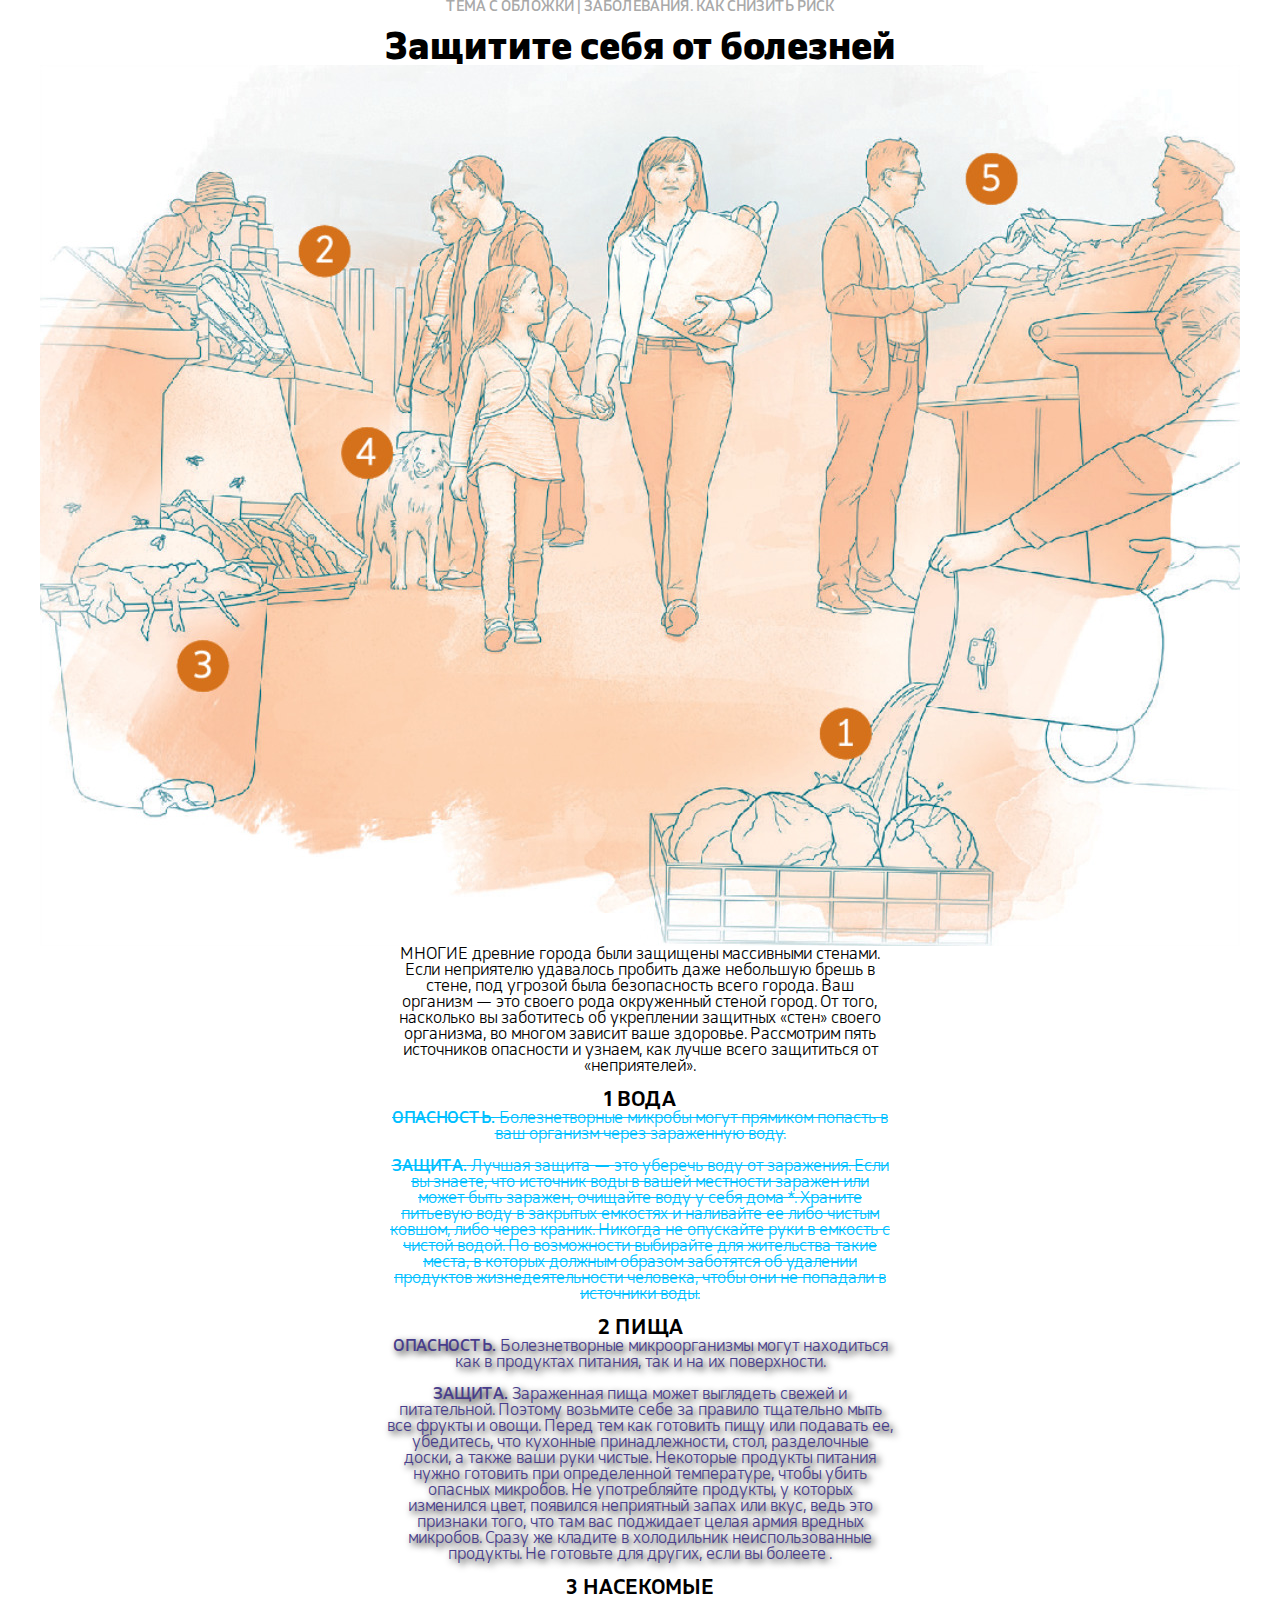
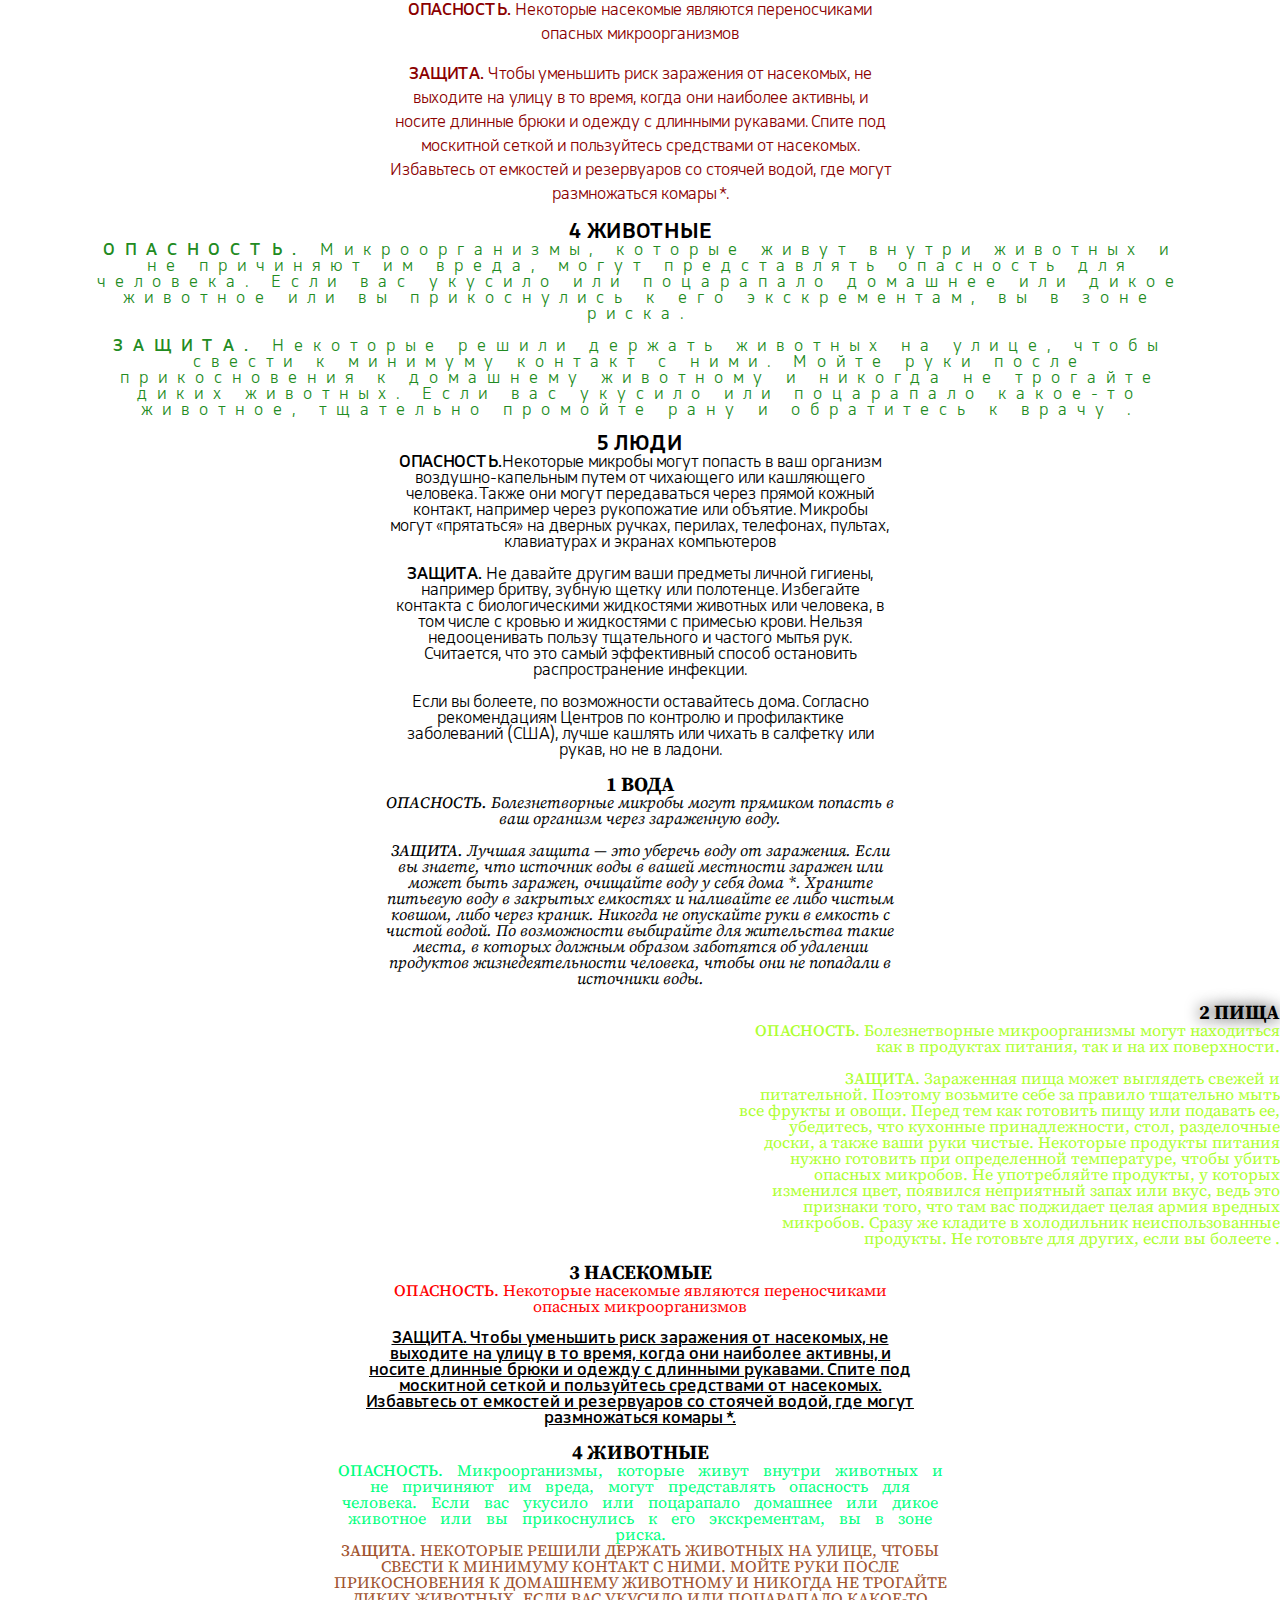
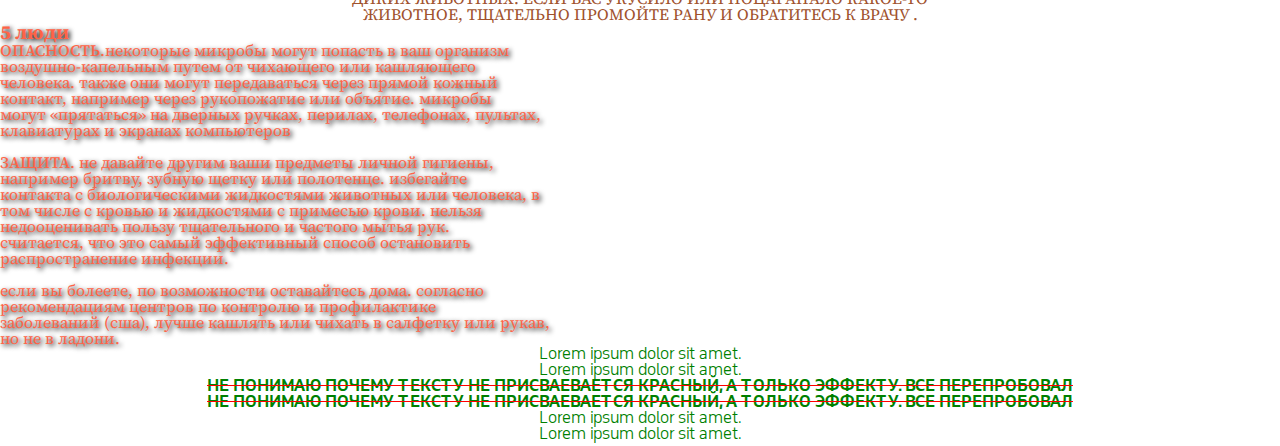
<file: index.html>
<!DOCTYPE html>
<html lang="ru">

<head>
	<meta charset="UTF-8">
	<meta http-equiv="X-UA-Compatible" content="IE=edge">
	<meta name="viewport" content="width=device-width, initial-scale=1.0">
	<link rel="stylesheet" href="css/style-2.css">
	<title>Lesson_4</title>
</head>

<div class="content">

	<header>

		<h1 class="title">ТЕМА С ОБЛОЖКИ | ЗАБОЛЕВАНИЯ. КАК СНИЗИТЬ РИСК</h1>
		<br>
		<h5 class="subtitle">Защитите себя от болезней</h5>
		<img src="img/imagehtml2.jpg" alt="image">
		<br>
	</header>

	<main>

		<div class="introduction">
			<p>
				МНОГИЕ древние города были защищены массивными стенами. <br> Если неприятелю удавалось пробить даже
				небольшую
				брешь в <br> стене, под угрозой была безопасность всего города. Ваш <br>организм — это своего рода
				окруженный
				стеной
				город. От того, <br> насколько вы заботитесь об укреплении защитных «стен» своего <br> организма, во многом
				зависит
				ваше здоровье. Рассмотрим пять <br> источников опасности и узнаем, как лучше всего защититься от <br>
				«неприятелей».
			</p>
		</div>

		<br>

		<div class="items">
			<div class="items-water">
				<h2 class="items-title-water">1 ВОДА</h2>
				<p class="introduction-water">
					<span>ОПАСНОСТЬ.</span> Болезнетворные микробы могут прямиком попасть в <br> ваш организм через
					зараженную
					воду.
				</p>
				<br>
				<p class="content-water">
					<span>ЗАЩИТА.</span> Лучшая защита — это уберечь воду от заражения. Если <br> вы знаете, что источник
					воды в
					вашей местности заражен или<br> может быть заражен, очищайте воду у себя дома *. Храните<br> питьевую
					воду в
					закрытых емкостях и наливайте ее либо чистым<br> ковшом, либо через краник. Никогда не опускайте руки в
					емкость с<br> чистой водой. По возможности выбирайте для жительства такие<br> места, в которых должным
					образом
					заботятся об удалении<br> продуктов жизнедеятельности человека, чтобы они не попадали в<br> источники
					воды.
				</p>
			</div>
			<br>
			<div class="items-food">
				<h2 class="items-title-food">2 ПИЩА</h2>
				<p class="introduction-food">
					<span>ОПАСНОСТЬ.</span> Болезнетворные микроорганизмы могут находиться <br> как в продуктах питания, так
					и на
					их поверхности.
				</p>
				<br>
				<p class="content-food">
					<span>ЗАЩИТА.</span> Зараженная пища может выглядеть свежей и<br> питательной. Поэтому возьмите себе за
					правило тщательно мыть<br> все фрукты и овощи. Перед тем как готовить пищу или подавать ее,<br>
					убедитесь,
					что
					кухонные принадлежности, стол, разделочные<br> доски, а также ваши руки чистые. Некоторые продукты
					питания<br>
					нужно готовить при определенной температуре, чтобы убить<br> опасных микробов. Не употребляйте продукты,
					у
					которых<br> изменился цвет, появился неприятный запах или вкус, ведь это<br> признаки того, что там вас
					поджидает
					целая армия вредных <br>микробов. Сразу же кладите в холодильник неиспользованные<br> продукты. Не
					готовьте
					для
					других, если вы болеете .
				</p>
			</div>
			<br>
			<div class="items-insects">
				<h2 class="items-title-insects">3 НАСЕКОМЫЕ</h2>
				<p class="introduction-insects">
					<span>ОПАСНОСТЬ.</span> Некоторые насекомые являются переносчиками<br> опасных микроорганизмов
				</p>
				<br>
				<p class="content-insects">
					<span>ЗАЩИТА.</span> Чтобы уменьшить риск заражения от насекомых, не<br> выходите на улицу в то время,
					когда
					они наиболее активны, и <br> носите длинные брюки и одежду с длинными рукавами. Спите под<br> москитной
					сеткой и
					пользуйтесь средствами от насекомых.<br> Избавьтесь от емкостей и резервуаров со стоячей водой, где
					могут<br>
					размножаться комары *.
				</p>
			</div>
			<br>
			<div class="items-animals">
				<h2 class="items-title-animals">4 ЖИВОТНЫЕ</h2>
				<p class="introduction-animals">
					<span>ОПАСНОСТЬ.</span> Микроорганизмы, которые живут внутри животных и<br> не причиняют им вреда, могут
					представлять опасность для<br> человека. Если вас укусило или поцарапало домашнее или дикое<br> животное
					или
					вы
					прикоснулись к его экскрементам, вы в зоне<br> риска.
				</p>
				<br>
				<p class="content-animals">
					<span>ЗАЩИТА.</span> Некоторые решили держать животных на улице, чтобы<br> свести к минимуму контакт с
					ними.
					Мойте руки после<br> прикосновения к домашнему животному и никогда не трогайте<br> диких животных. Если
					вас
					укусило или поцарапало какое-то<br> животное, тщательно промойте рану и обратитесь к врачу .
				</p>
			</div>
			<br>
			<div class="items-people">
				<h2 class="items-title-people">5 ЛЮДИ</h2>
				<p class="introduction-people">
					<span>ОПАСНОСТЬ.</span>Некоторые микробы могут попасть в ваш организм<br> воздушно-капельным путем от
					чихающего или кашляющего<br> человека. Также они могут передаваться через прямой кожный<br> контакт,
					например
					через рукопожатие или объятие. Микробы<br> могут «прятаться» на дверных ручках, перилах, телефонах,
					пультах,<br>
					клавиатурах и экранах компьютеров
				</p>
				<br>
				<p class="content-people">
					<span>ЗАЩИТА.</span> Не давайте другим ваши предметы личной гигиены,<br> например бритву, зубную щетку
					или
					полотенце. Избегайте<br> контакта с биологическими жидкостями животных или человека, в<br> том числе с
					кровью
					и
					жидкостями с примесью крови. Нельзя <br>недооценивать пользу тщательного и частого мытья рук.<br>
					Считается,
					что
					это самый эффективный способ остановить<br> распространение инфекции.
				</p>
				<br>
				<p>Если вы болеете, по возможности оставайтесь дома. Согласно<br> рекомендациям Центров по контролю и
					профилактике <br>заболеваний (США), лучше кашлять или чихать в салфетку или<br> рукав, но не в ладони.
				</p>
			</div>
		</div>

		<br>

		<div class="itemstwo">

			<div class="items-watertwo">
				<h2 class="items-title-watertwo">1 ВОДА</h2>
				<p class="introduction-watertwo">
					<span>ОПАСНОСТЬ.</span> Болезнетворные микробы могут прямиком попасть в <br> ваш организм через
					зараженную
					воду.
				</p>
				<br>
				<p class="content-watertwo">
					<span>ЗАЩИТА.</span> Лучшая защита — это уберечь воду от заражения. Если <br> вы знаете, что источник
					воды в
					вашей местности заражен или<br> может быть заражен, очищайте воду у себя дома *. Храните<br> питьевую
					воду в
					закрытых емкостях и наливайте ее либо чистым<br> ковшом, либо через краник. Никогда не опускайте руки
					в
					емкость с<br> чистой водой. По возможности выбирайте для жительства такие<br> места, в которых должным
					образом
					заботятся об удалении<br> продуктов жизнедеятельности человека, чтобы они не попадали в<br> источники
					воды.
				</p>
			</div>
			<br>
			<div class="items-foodtwo">
				<h2 class="items-title-foodtwo">2 ПИЩА</h2>
				<p class="introduction-foodtwo">
					<span>ОПАСНОСТЬ.</span> Болезнетворные микроорганизмы могут находиться <br> как в продуктах питания,
					так
					и на
					их поверхности.
				</p>
				<br>
				<p class="content-foodtwo">
					<span>ЗАЩИТА.</span> Зараженная пища может выглядеть свежей и<br> питательной. Поэтому возьмите себе
					за
					правило тщательно мыть<br> все фрукты и овощи. Перед тем как готовить пищу или подавать ее,<br>
					убедитесь,
					что
					кухонные принадлежности, стол, разделочные<br> доски, а также ваши руки чистые. Некоторые продукты
					питания<br>
					нужно готовить при определенной температуре, чтобы убить<br> опасных микробов. Не употребляйте
					продукты,
					у
					которых<br> изменился цвет, появился неприятный запах или вкус, ведь это<br> признаки того, что там
					вас
					поджидает
					целая армия вредных <br>микробов. Сразу же кладите в холодильник неиспользованные<br> продукты. Не
					готовьте
					для
					других, если вы болеете .
				</p>
			</div>
			<br>

			<div class="items-insectstwo">
				<h2 class="items-title-insectstwo">3 НАСЕКОМЫЕ</h2>
				<p class="introduction-insectstwo">
					<span>ОПАСНОСТЬ.</span> Некоторые насекомые являются переносчиками<br> опасных микроорганизмов
				</p>
				<br>
				<p class="content-insectstwo">
					<span>ЗАЩИТА.</span> Чтобы уменьшить риск заражения от насекомых, не<br> выходите на улицу в то время,
					когда
					они наиболее активны, и <br> носите длинные брюки и одежду с длинными рукавами. Спите под<br>
					москитной
					сеткой и
					пользуйтесь средствами от насекомых.<br> Избавьтесь от емкостей и резервуаров со стоячей водой, где
					могут<br>
					размножаться комары *.
				</p>
			</div>
			<br>
			<div class="items-animalstwo">
				<h2 class="items-title-animalstwo">4 ЖИВОТНЫЕ</h2>
				<p class="introduction-animalstwo">
					<span>ОПАСНОСТЬ.</span> Микроорганизмы, которые живут внутри животных и<br> не причиняют им вреда,
					могут
					представлять опасность для<br> человека. Если вас укусило или поцарапало домашнее или дикое<br>
					животное
					или
					вы
					прикоснулись к его экскрементам, вы в зоне<br> риска.
				</p>

				<p class="content-animalstwo">
					<span>ЗАЩИТА.</span> Некоторые решили держать животных на улице, чтобы<br> свести к минимуму контакт с
					ними.
					Мойте руки после<br> прикосновения к домашнему животному и никогда не трогайте<br> диких животных.
					Если
					вас
					укусило или поцарапало какое-то<br> животное, тщательно промойте рану и обратитесь к врачу .
				</p>
			</div>

			<div class="items-peopletwo">
				<h2 class="items-title-peopletwo">5 ЛЮДИ</h2>
				<p class="introduction-peopletwo">
					<span>ОПАСНОСТЬ.</span>Некоторые микробы могут попасть в ваш организм<br> воздушно-капельным путем от
					чихающего или кашляющего<br> человека. Также они могут передаваться через прямой кожный<br> контакт,
					например
					через рукопожатие или объятие. Микробы<br> могут «прятаться» на дверных ручках, перилах, телефонах,
					пультах,<br>
					клавиатурах и экранах компьютеров
				</p>
				<br>
				<p class="content-peopletwo">
					<span>ЗАЩИТА.</span> Не давайте другим ваши предметы личной гигиены,<br> например бритву, зубную щетку
					или
					полотенце. Избегайте<br> контакта с биологическими жидкостями животных или человека, в<br> том числе с
					кровью
					и
					жидкостями с примесью крови. Нельзя <br>недооценивать пользу тщательного и частого мытья рук.<br>
					Считается,
					что
					это самый эффективный способ остановить<br> распространение инфекции.
				</p>
				<br>
				<p>Если вы болеете, по возможности оставайтесь дома. Согласно<br> рекомендациям Центров по контролю и
					профилактике<br> заболеваний (США), лучше кашлять или чихать в салфетку или рукав,<br> но не в ладони.
				</p>

			</div>


		</div>
	</main>

	<footer>
		<ul class="list">
			<li> Lorem ipsum dolor sit amet.</li>
			<li>Lorem ipsum dolor sit amet.</li>
			<li>
				<ul>
					<li>не понимаю почему тексту не присваевается красный, а только эффекту. все перепробовал </li>
					<li>не понимаю почему тексту не присваевается красный, а только эффекту. все перепробовал</li>
				</ul>
			</li>
			<li>Lorem ipsum dolor sit amet.</li>
			<li>Lorem ipsum dolor sit amet.</li>
		</ul>
	</footer>

</div>

</body>

</html>
</file>
<file: css/style-2.css>
@import "null.css";

@import url("https://fonts.googleapis.com/css?family=Source+Serif+4:200,300,regular,500,600,700,800,900,200italic,300italic,italic,500italic,600italic,700italic,800italic,900italic");

@font-face {
	font-family: "NovemberLCG";
	src: url("../fonts/NovemberLCG-Black.woff2") format("woff2"), url("../fonts/NovemberLCG-Black.woff") format("woff");
	font-weight: 900;
	font-style: normal;
	font-display: swap;
}
@font-face {
	font-family: "NovemberLCG";
	src: url("../fonts/NovemberLCG-Bold.woff2") format("woff2"), url("../fonts/NovemberLCG-Bold.woff") format("woff");
	font-weight: 700;
	font-style: normal;
	font-display: swap;
}
@font-face {
	font-family: "NovemberLCG";
	src: url("../fonts/NovemberLCG-Medium.woff2") format("woff2"), url("../fonts/NovemberLCG-Medium.woff") format("woff");
	font-weight: 500;
	font-style: normal;
	font-display: swap;
}
@font-face {
	font-family: "NovemberLCG";
	src: url("../fonts/NovemberLCG-Light.woff2") format("woff2"), url("../fonts/NovemberLCG-Light.woff2") format("woff");
	font-weight: 300;
	font-style: normal;
	font-display: swap;
}

p span{
	text-transform: uppercase;
	font-weight: 500;
}

[class*="items-title"]{
font-weight: 700;
font-size: 20px;
}

h2 .items {
	font-weight: 700;
}

.content {
	font-family: "NovemberLCG", sans-serif;
	font-weight: 300;
	text-align: center;
}
.title {
	text-transform: uppercase;
	font-size: 14px;
	color: darkgray;
	font-weight: 500;
}
.subtitle {
	font-size: 35px;
	font-weight: 900;
}

.introduction-water,.content-water {
	color: deepskyblue;
	text-decoration: line-through ;
}
.items-food > p {
	color: darkslateblue;
	text-shadow: 3px 3px 7px #000;
}

.introduction-insects,.content-insects {
	line-height:1.5 ;
	color: darkred;
}
 
.introduction-animals,.content-animals {
	letter-spacing: 10px;
	color: forestgreen;
}
 

.itemstwo {
	font-family: "Source Serif 4", serif;
	font-weight: 400;
}
.introduction-watertwo,.content-watertwo {
	font-style: italic;
}
.items-foodtwo {
	text-align: right;
}
.items-title-foodtwo {
	text-shadow: 0px 0px 15px #000;
	
}
.introduction-foodtwo,.content-foodtwo {
	color: greenyellow;
}
 
.introduction-insectstwo {
	color: red;
}
.content-insectstwo {
	text-decoration: underline;
	font-family: "NovemberLCG", sans-serif;
	font-weight: 500;
}
.items-animalstwo ~ div {
	color: tomato;
	text-shadow: 2px 2px 5px #000;
	text-align: left;
	text-transform: lowercase;
}

.introduction-animalstwo{
	word-spacing: 10px;
	color: springgreen;
}
.introduction-animalstwo + p {
	text-transform: uppercase;
	color: sienna;
	
}

ul.list li{
	color: green;
}

ul.list > li > ul{
	text-transform: uppercase;
	color: red;
	text-decoration: line-through;
	font-weight: 700;
}
</file>
